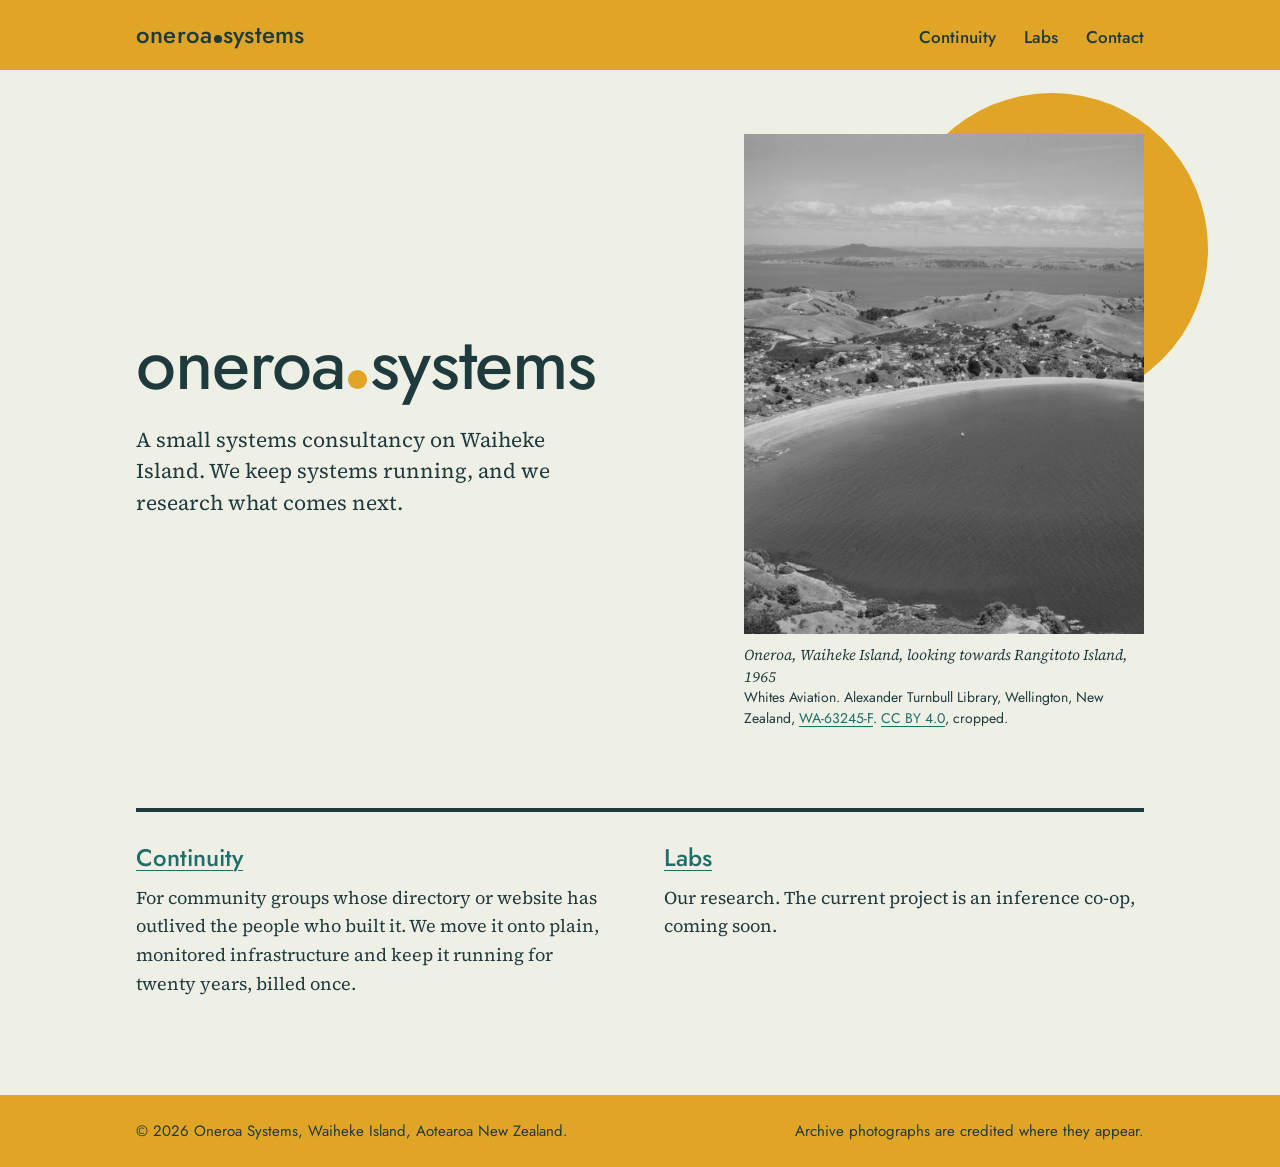
<file: site/index.html>
<!doctype html>
<html lang="en-NZ">
<head>
  <meta charset="utf-8">
  <meta name="viewport" content="width=device-width, initial-scale=1">
  <title>Oneroa Systems</title>
  <meta name="description" content="A small systems consultancy on Waiheke Island. We keep systems running, and we research what comes next.">
  <link rel="icon" href="favicon.svg" type="image/svg+xml">
  <link rel="preload" href="fonts/jost-wght.woff2" as="font" type="font/woff2" crossorigin>
  <link rel="stylesheet" href="css/style.css">
</head>
<body>
  <a class="skip" href="#main">Skip to content</a>
  <header class="site-header band">
    <div class="wrap">
      <a class="wordmark" href="index.html" aria-label="oneroa.systems, home">oneroa<span class="sun" aria-hidden="true"></span>systems</a>
      <nav class="site-nav" aria-label="Main">
        <ul>
          <li><a href="continuity.html">Continuity</a></li>
          <li><a href="labs.html">Labs</a></li>
          <li><a href="contact.html">Contact</a></li>
        </ul>
      </nav>
    </div>
  </header>

  <main id="main" class="wrap">
    <section class="hero">
      <div>
        <h1 aria-label="oneroa.systems">oneroa<span class="sun" aria-hidden="true"></span>systems</h1>
        <p class="lede">A small systems consultancy on Waiheke Island. We keep systems running, and we research what comes next.</p>
      </div>
      <figure class="archive">
        <img src="images/oneroa-1965.jpg" alt="Aerial photograph of the curve of Oneroa Beach and the houses behind it, with Rangitoto Island on the horizon">
        <figcaption>
          <span class="title">Oneroa, Waiheke Island, looking towards Rangitoto Island, 1965</span>
          Whites Aviation. Alexander Turnbull Library, Wellington, New Zealand, <a href="https://natlib.govt.nz/records/23038998">WA-63245-F</a>. <a href="https://creativecommons.org/licenses/by/4.0/">CC BY 4.0</a>, cropped.
        </figcaption>
      </figure>
    </section>

    <section class="offers" aria-label="What we do">
      <div>
        <h2><a href="continuity.html">Continuity</a></h2>
        <p>For community groups whose directory or website has outlived the people who built it. We move it onto plain, monitored infrastructure and keep it running for twenty years, billed once.</p>
      </div>
      <div>
        <h2><a href="labs.html">Labs</a></h2>
        <p>Our research. The current project is an inference co-op, coming soon.</p>
      </div>
    </section>
  </main>

  <footer class="site-footer band">
    <div class="wrap">
      <p>&copy; 2026 Oneroa Systems, Waiheke Island, Aotearoa New Zealand.</p>
      <p>Archive photographs are credited where they appear.</p>
    </div>
  </footer>
</body>
</html>
</file>
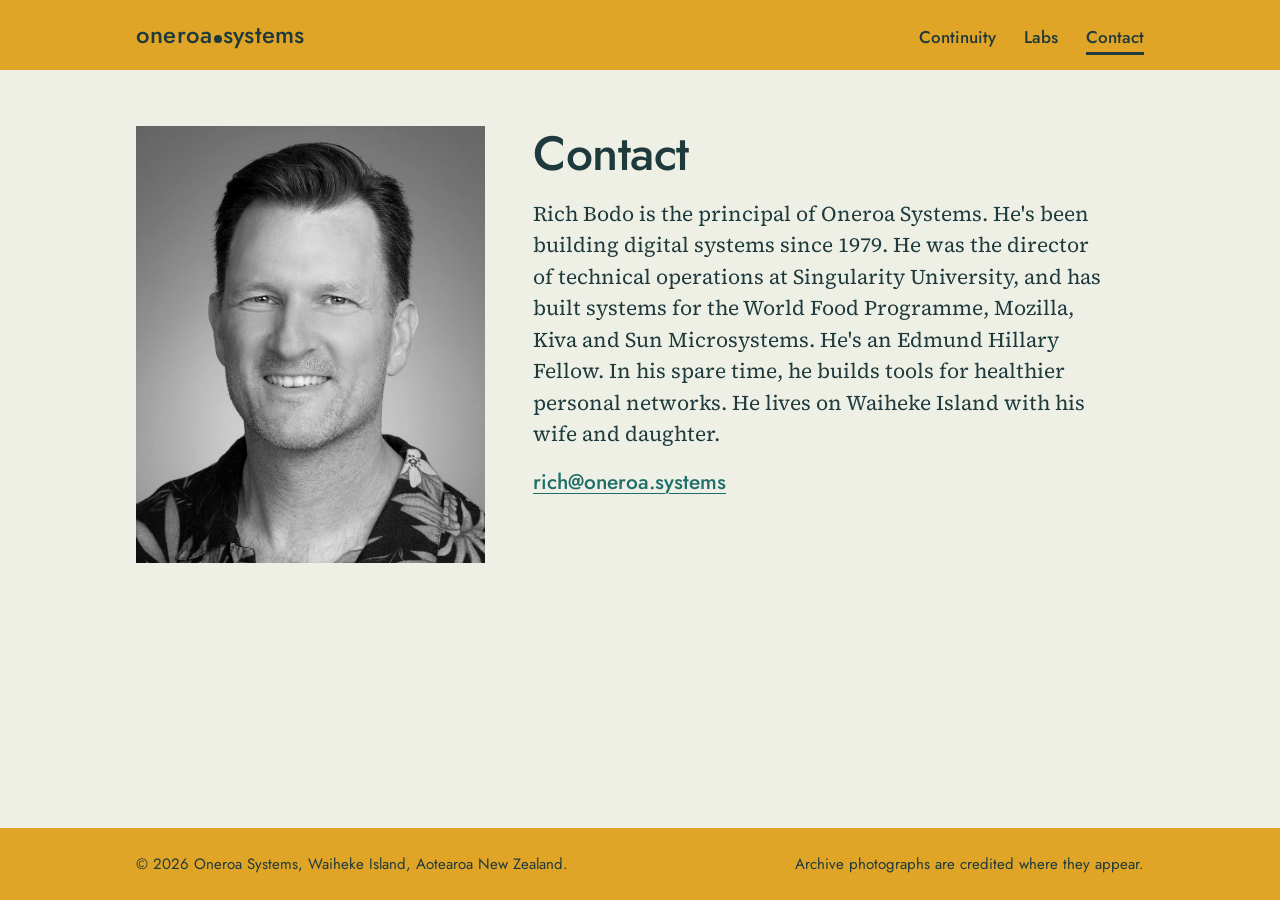
<file: site/contact.html>
<!doctype html>
<html lang="en-NZ">
<head>
  <meta charset="utf-8">
  <meta name="viewport" content="width=device-width, initial-scale=1">
  <title>Contact | Oneroa Systems</title>
  <meta name="description" content="Get in touch with Rich Bodo, principal of Oneroa Systems.">
  <link rel="icon" href="favicon.svg" type="image/svg+xml">
  <link rel="preload" href="fonts/jost-wght.woff2" as="font" type="font/woff2" crossorigin>
  <link rel="stylesheet" href="css/style.css">
</head>
<body>
  <a class="skip" href="#main">Skip to content</a>
  <header class="site-header band">
    <div class="wrap">
      <a class="wordmark" href="index.html" aria-label="oneroa.systems, home">oneroa<span class="sun" aria-hidden="true"></span>systems</a>
      <nav class="site-nav" aria-label="Main">
        <ul>
          <li><a href="continuity.html">Continuity</a></li>
          <li><a href="labs.html">Labs</a></li>
          <li><a href="contact.html" aria-current="page">Contact</a></li>
        </ul>
      </nav>
    </div>
  </header>

  <main id="main" class="wrap contact-card">
    <figure class="archive">
      <img src="images/rich-bodo.jpg" alt="Rich Bodo">
    </figure>

    <div class="prose">
      <h1>Contact</h1>
      <p class="lede">Rich Bodo is the principal of Oneroa Systems. He's been building digital systems since 1979. He was the director of technical operations at Singularity University, and has built systems for the World Food Programme, Mozilla, Kiva and Sun Microsystems. He's an Edmund Hillary Fellow. In his spare time, he builds tools for healthier personal networks. He lives on Waiheke Island with his wife and daughter.</p>
      <p class="email"><a href="mailto:rich@oneroa.systems">rich@oneroa.systems</a></p>
    </div>
  </main>

  <footer class="site-footer band">
    <div class="wrap">
      <p>&copy; 2026 Oneroa Systems, Waiheke Island, Aotearoa New Zealand.</p>
      <p>Archive photographs are credited where they appear.</p>
    </div>
  </footer>
</body>
</html>
</file>
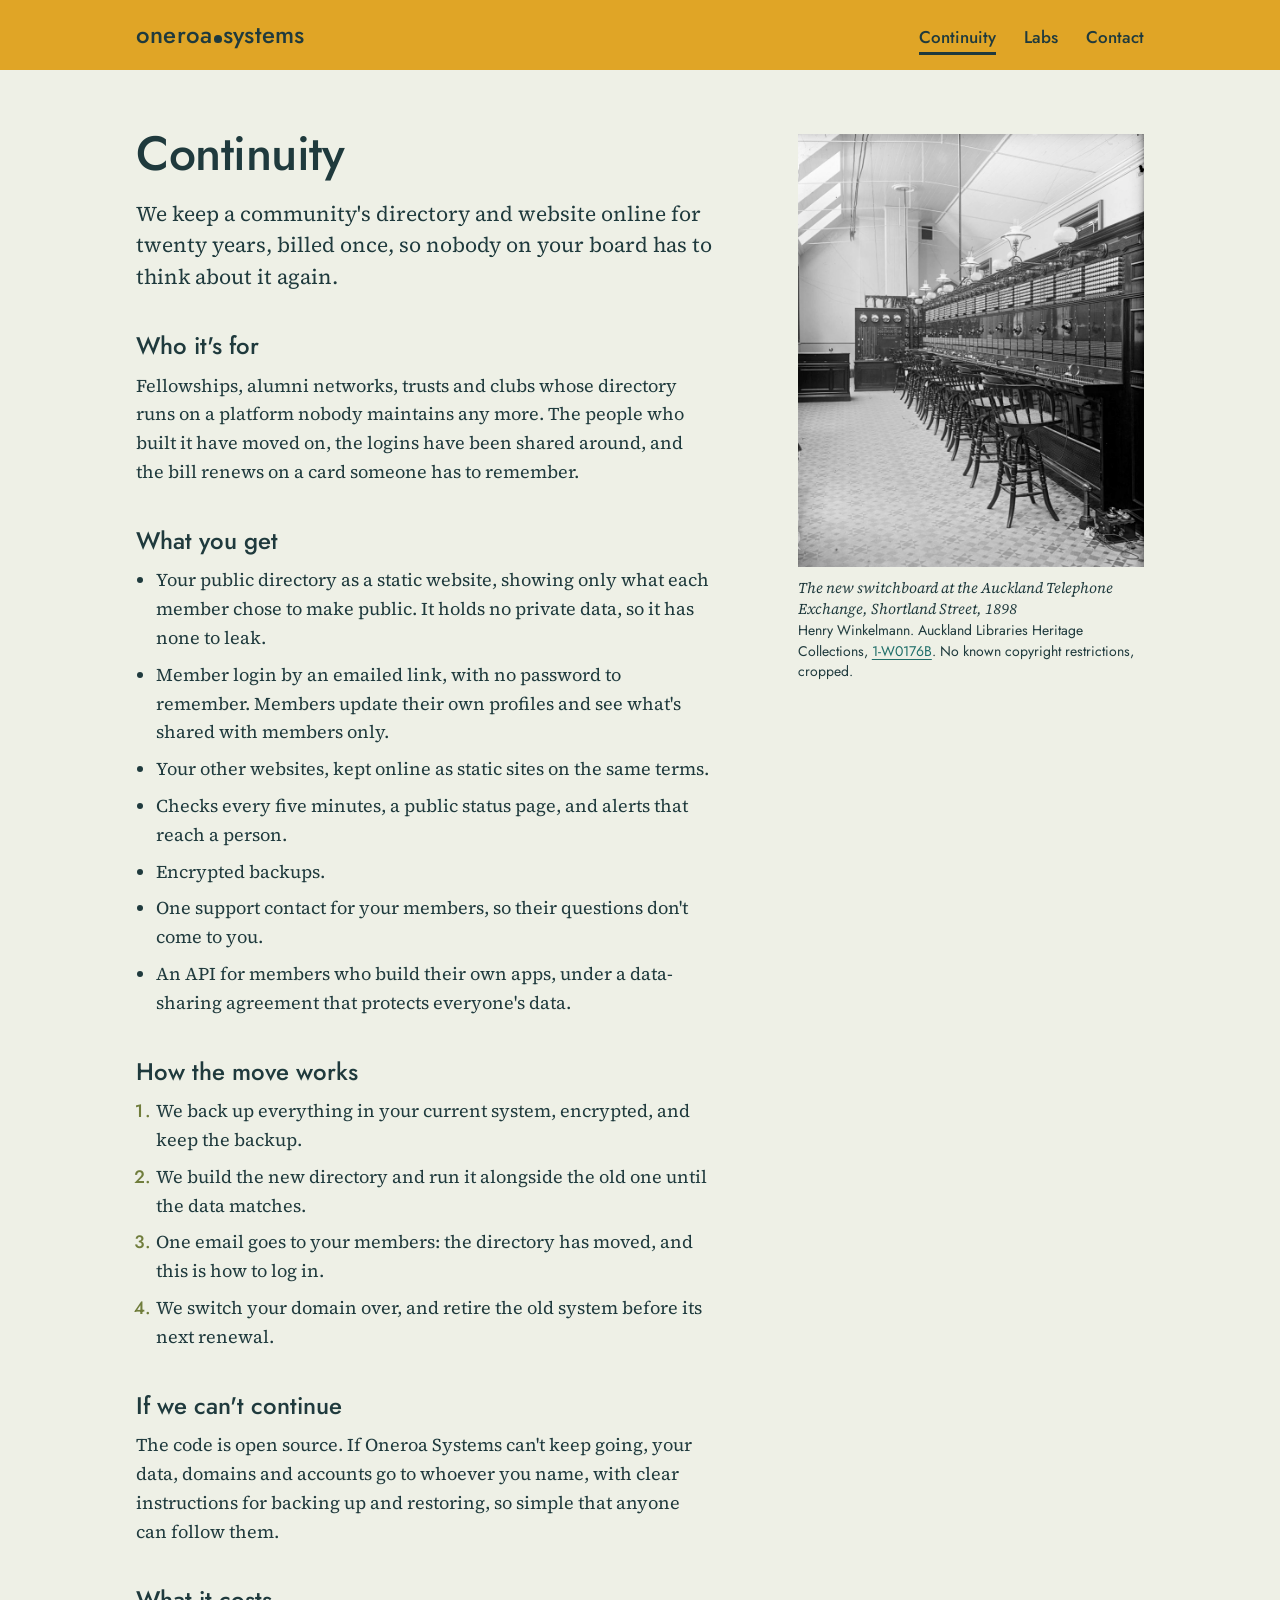
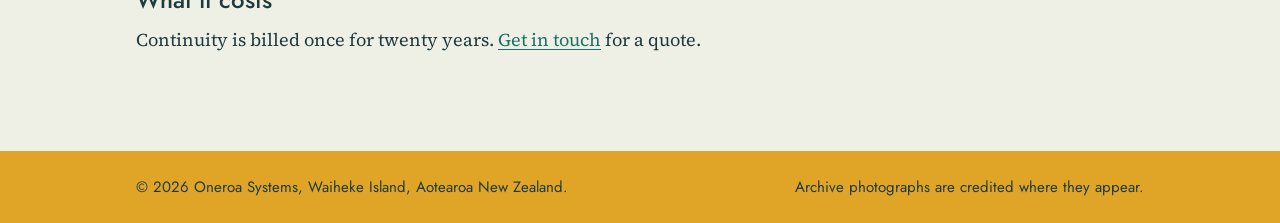
<file: site/continuity.html>
<!doctype html>
<html lang="en-NZ">
<head>
  <meta charset="utf-8">
  <meta name="viewport" content="width=device-width, initial-scale=1">
  <title>Continuity | Oneroa Systems</title>
  <meta name="description" content="We keep a community's directory and website online for twenty years, billed once.">
  <link rel="icon" href="favicon.svg" type="image/svg+xml">
  <link rel="preload" href="fonts/jost-wght.woff2" as="font" type="font/woff2" crossorigin>
  <link rel="stylesheet" href="css/style.css">
</head>
<body>
  <a class="skip" href="#main">Skip to content</a>
  <header class="site-header band">
    <div class="wrap">
      <a class="wordmark" href="index.html" aria-label="oneroa.systems, home">oneroa<span class="sun" aria-hidden="true"></span>systems</a>
      <nav class="site-nav" aria-label="Main">
        <ul>
          <li><a href="continuity.html" aria-current="page">Continuity</a></li>
          <li><a href="labs.html">Labs</a></li>
          <li><a href="contact.html">Contact</a></li>
        </ul>
      </nav>
    </div>
  </header>

  <main id="main" class="wrap page">
    <div class="prose">
      <h1>Continuity</h1>
      <p class="lede">We keep a community's directory and website online for twenty years, billed once, so nobody on your board has to think about it again.</p>

      <h2>Who it's for</h2>
      <p>Fellowships, alumni networks, trusts and clubs whose directory runs on a platform nobody maintains any more. The people who built it have moved on, the logins have been shared around, and the bill renews on a card someone has to remember.</p>

      <h2>What you get</h2>
      <ul class="plain">
        <li>Your public directory as a static website, showing only what each member chose to make public. It holds no private data, so it has none to leak.</li>
        <li>Member login by an emailed link, with no password to remember. Members update their own profiles and see what's shared with members only.</li>
        <li>Your other websites, kept online as static sites on the same terms.</li>
        <li>Checks every five minutes, a public status page, and alerts that reach a person.</li>
        <li>Encrypted backups.</li>
        <li>One support contact for your members, so their questions don't come to you.</li>
        <li>An API for members who build their own apps, under a data-sharing agreement that protects everyone's data.</li>
      </ul>

      <h2>How the move works</h2>
      <ol class="steps">
        <li>We back up everything in your current system, encrypted, and keep the backup.</li>
        <li>We build the new directory and run it alongside the old one until the data matches.</li>
        <li>One email goes to your members: the directory has moved, and this is how to log in.</li>
        <li>We switch your domain over, and retire the old system before its next renewal.</li>
      </ol>

      <h2>If we can't continue</h2>
      <p>The code is open source. If Oneroa Systems can't keep going, your data, domains and accounts go to whoever you name, with clear instructions for backing up and restoring, so simple that anyone can follow them.</p>

      <h2>What it costs</h2>
      <p>Continuity is billed once for twenty years. <a href="contact.html">Get in touch</a> for a quote.</p>
    </div>

    <figure class="archive">
      <img src="images/auckland-telephone-exchange-1898.jpg" alt="A long switchboard with a row of empty operators' chairs in front of it and gas lamps above, in a room with a tiled floor">
      <figcaption>
        <span class="title">The new switchboard at the Auckland Telephone Exchange, Shortland Street, 1898</span>
        Henry Winkelmann. Auckland Libraries Heritage Collections, <a href="https://kura.aucklandlibraries.govt.nz/digital/collection/photos/id/118080">1-W0176B</a>. No known copyright restrictions, cropped.
      </figcaption>
    </figure>
  </main>

  <footer class="site-footer band">
    <div class="wrap">
      <p>&copy; 2026 Oneroa Systems, Waiheke Island, Aotearoa New Zealand.</p>
      <p>Archive photographs are credited where they appear.</p>
    </div>
  </footer>
</body>
</html>
</file>
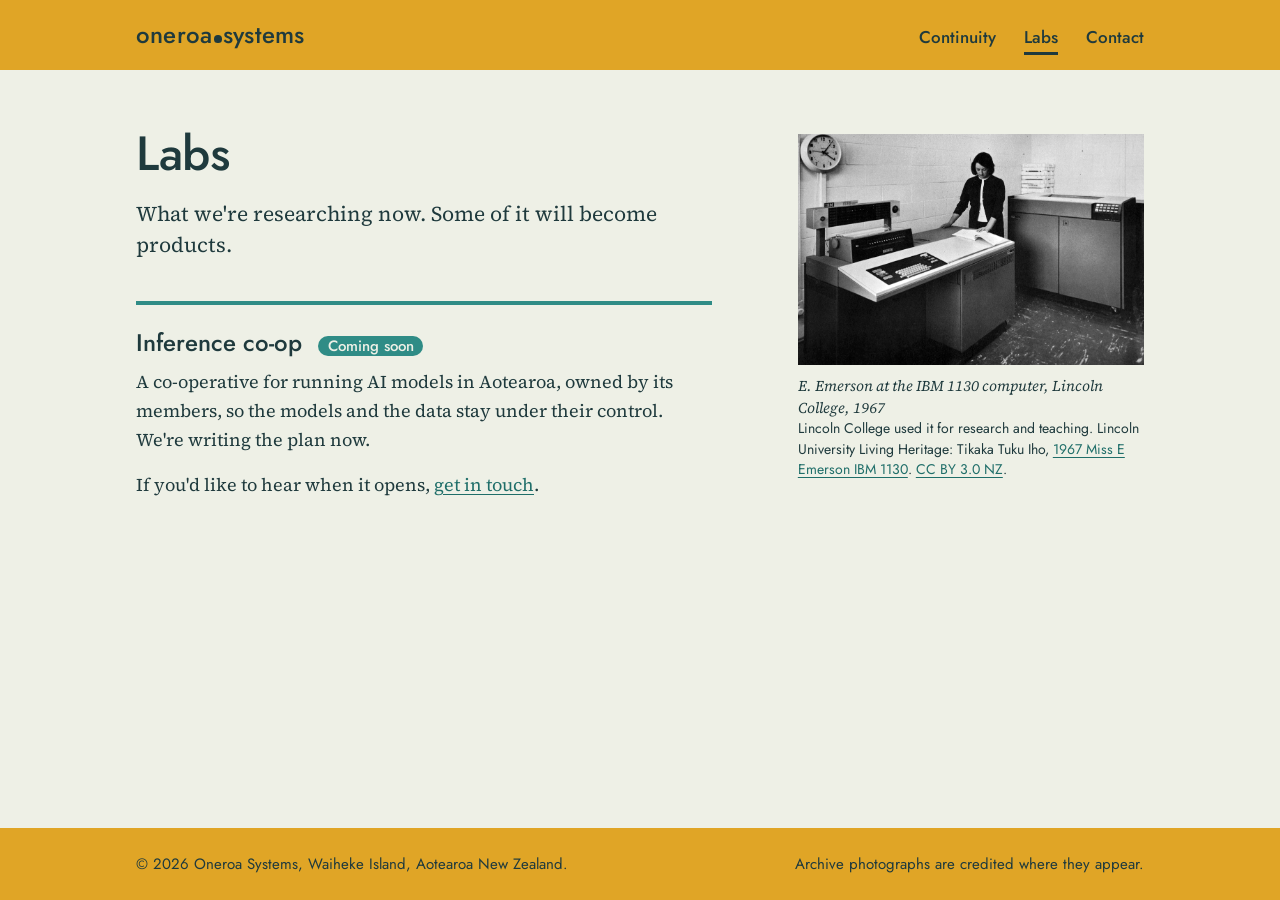
<file: site/labs.html>
<!doctype html>
<html lang="en-NZ">
<head>
  <meta charset="utf-8">
  <meta name="viewport" content="width=device-width, initial-scale=1">
  <title>Labs | Oneroa Systems</title>
  <meta name="description" content="Oneroa Systems' research. The current project is an inference co-op, coming soon.">
  <link rel="icon" href="favicon.svg" type="image/svg+xml">
  <link rel="preload" href="fonts/jost-wght.woff2" as="font" type="font/woff2" crossorigin>
  <link rel="stylesheet" href="css/style.css">
</head>
<body>
  <a class="skip" href="#main">Skip to content</a>
  <header class="site-header band">
    <div class="wrap">
      <a class="wordmark" href="index.html" aria-label="oneroa.systems, home">oneroa<span class="sun" aria-hidden="true"></span>systems</a>
      <nav class="site-nav" aria-label="Main">
        <ul>
          <li><a href="continuity.html">Continuity</a></li>
          <li><a href="labs.html" aria-current="page">Labs</a></li>
          <li><a href="contact.html">Contact</a></li>
        </ul>
      </nav>
    </div>
  </header>

  <main id="main" class="wrap page">
    <div class="prose">
      <h1>Labs</h1>
      <p class="lede">What we're researching now. Some of it will become products.</p>

      <section class="project">
        <h2>Inference co-op <span class="status">Coming soon</span></h2>
        <p>A co-operative for running AI models in Aotearoa, owned by its members, so the models and the data stay under their control. We're writing the plan now.</p>
        <p>If you'd like to hear when it opens, <a href="contact.html">get in touch</a>.</p>
      </section>
    </div>

    <figure class="archive wide">
      <img src="images/lincoln-ibm-1130-1967.jpg" alt="A woman stands at the console of an IBM 1130 computer, reading a printout, with the line printer behind her and a clock on the wall">
      <figcaption>
        <span class="title">E. Emerson at the IBM 1130 computer, Lincoln College, 1967</span>
        Lincoln College used it for research and teaching. Lincoln University Living Heritage: Tikaka Tuku Iho, <a href="https://livingheritage.lincoln.ac.nz/nodes/view/14965">1967 Miss E Emerson IBM 1130</a>. <a href="https://creativecommons.org/licenses/by/3.0/nz/">CC BY 3.0 NZ</a>.
      </figcaption>
    </figure>
  </main>

  <footer class="site-footer band">
    <div class="wrap">
      <p>&copy; 2026 Oneroa Systems, Waiheke Island, Aotearoa New Zealand.</p>
      <p>Archive photographs are credited where they appear.</p>
    </div>
  </footer>
</body>
</html>
</file>
<file: site/css/style.css>
/* Oneroa Systems. Mid-century NZ: Crown Lynn and 1950s travel-poster colours, archive photos in black and white. */

@font-face {
  font-family: "Jost";
  src: url("../fonts/jost-wght.woff2") format("woff2");
  font-weight: 300 700;
  font-display: swap;
}
@font-face {
  font-family: "Source Serif 4";
  src: url("../fonts/source-serif-4-wght.woff2") format("woff2");
  font-weight: 300 700;
  font-display: swap;
}
@font-face {
  font-family: "Source Serif 4";
  src: url("../fonts/source-serif-4-wght-italic.woff2") format("woff2");
  font-weight: 300 700;
  font-style: italic;
  font-display: swap;
}

:root {
  --kowhai: #e0a526;
  --harbour: #1f3a3d;
  --lichen: #eef0e6;
  --turquoise: #2f8c86;
  --turquoise-deep: #1f6e69;
  --pohutukawa: #b23a2e;
  --manuka: #707d3c;
  --photo-grey: #8d938e;

  --sans: "Jost", "Futura", "Century Gothic", "Avenir Next", sans-serif;
  --serif: "Source Serif 4", "Iowan Old Style", "Georgia", serif;

  --page: 68rem;
  --measure: 36rem;
  --gutter: clamp(1rem, 4vw, 2.5rem);
}

*, *::before, *::after { box-sizing: border-box; }

html { background: var(--lichen); color: var(--harbour); }

body {
  margin: 0;
  font-family: var(--serif);
  font-size: 1.125rem;
  line-height: 1.6;
  font-optical-sizing: auto;
  min-height: 100vh;
  display: flex;
  flex-direction: column;
  overflow-x: clip;
}

main { flex: 1; }

a { color: var(--turquoise-deep); text-decoration-thickness: 1px; text-underline-offset: 0.18em; }
a:hover { color: var(--harbour); text-decoration-thickness: 2px; }
:focus-visible { outline: 3px solid var(--pohutukawa); outline-offset: 3px; }

h1, h2, h3 {
  font-family: var(--sans);
  font-weight: 500;
  line-height: 1.15;
  margin: 0;
}
h1 { font-size: clamp(2.25rem, 5vw, 3rem); letter-spacing: -0.01em; }
h2 { font-size: 1.5rem; margin-top: 2.5rem; margin-bottom: 0.75rem; }
h3 { font-size: 1.3125rem; margin-bottom: 0.5rem; }
p { margin: 0 0 1rem; }

.wrap { width: 100%; max-width: var(--page); margin: 0 auto; padding: 0 var(--gutter); }
.prose { max-width: var(--measure); }
.lede { font-size: 1.3125rem; line-height: 1.5; margin-top: 1rem; }

.skip { position: absolute; left: -999px; }
.skip:focus { left: 1rem; top: 1rem; background: var(--lichen); padding: 0.5rem 1rem; z-index: 2; }

/* The kōwhai bands, after Mountain View Smart Contracts' amber bar. */
.band { background: var(--kowhai); color: var(--harbour); font-family: var(--sans); }
.band a { color: var(--harbour); }

.site-header .wrap {
  display: flex;
  flex-wrap: wrap;
  align-items: baseline;
  justify-content: space-between;
  gap: 0.5rem 2rem;
  padding-top: 1rem;
  padding-bottom: 1rem;
}

.wordmark {
  font-family: var(--sans);
  font-weight: 500;
  font-size: 1.5rem;
  letter-spacing: 0.01em;
  text-decoration: none;
  white-space: nowrap;
}
/* The dot in the name is a small sun. */
.wordmark .sun {
  display: inline-block;
  width: 0.32em;
  height: 0.32em;
  margin: 0 0.06em;
  border-radius: 50%;
  background: currentColor;
  vertical-align: 0.02em;
}

.site-nav ul { list-style: none; margin: 0; padding: 0; display: flex; flex-wrap: wrap; gap: 0.25rem 1.75rem; }
.site-nav a { font-size: 1.0625rem; font-weight: 500; text-decoration: none; padding-bottom: 0.2rem; border-bottom: 3px solid transparent; }
.site-nav a:hover { border-bottom-color: var(--harbour); }
.site-nav a[aria-current="page"] { border-bottom-color: var(--harbour); }

.site-footer { margin-top: 5rem; font-size: 0.9375rem; }
.site-footer .wrap { padding-top: 1.5rem; padding-bottom: 1.5rem; display: flex; flex-wrap: wrap; justify-content: space-between; gap: 0.5rem 2rem; }
.site-footer p { margin: 0; }

/* Archive photographs: always black and white, always credited. */
.archive { margin: 0; }
.archive img, .archive .placeholder {
  display: block;
  width: 100%;
  aspect-ratio: 4 / 5;
  object-fit: cover;
  filter: grayscale(1) contrast(1.05);
  background: var(--photo-grey);
}
.archive.wide img, .archive.wide .placeholder { aspect-ratio: 3 / 2; }
.archive .placeholder {
  display: grid;
  place-items: center;
  padding: 1.5rem;
  color: var(--lichen);
  font-family: var(--sans);
  font-size: 1rem;
  text-align: center;
}
.archive figcaption { font-family: var(--sans); font-size: 0.875rem; line-height: 1.45; margin-top: 0.6rem; max-width: 30rem; }
.archive figcaption .title { font-family: var(--serif); font-style: italic; font-size: 0.9375rem; display: block; }

/* Home: the one loud moment. A kōwhai sun rises behind the archive photo, as on a 1950s travel poster. */
.hero { display: grid; grid-template-columns: 7fr 5fr; gap: 3rem; align-items: center; padding-top: 4rem; }
.hero h1 { font-size: clamp(3rem, 8vw, 4.5rem); font-weight: 450; letter-spacing: -0.02em; line-height: 1; }
.hero h1 .sun { display: inline-block; width: 0.26em; height: 0.26em; border-radius: 50%; background: var(--kowhai); margin: 0 0.04em; }
.hero .lede { max-width: 30rem; margin-top: 1.5rem; }
.hero .archive { position: relative; isolation: isolate; }
.hero .archive::before {
  content: "";
  position: absolute;
  z-index: -1;
  width: 78%;
  aspect-ratio: 1;
  border-radius: 50%;
  background: var(--kowhai);
  top: -7%;
  right: -16%;
}

.offers { display: grid; grid-template-columns: 1fr 1fr; gap: 3rem; margin-top: 5rem; padding-top: 2rem; border-top: 4px solid var(--harbour); }
.offers h2 { margin-top: 0; }
.offers p { max-width: 30rem; }

/* Inner pages: text on the left, one archive photo on the right. */
.page { display: grid; grid-template-columns: minmax(0, 7fr) minmax(0, 4fr); gap: 3.5rem; padding-top: 3.5rem; align-content: start; }
.page .archive { position: sticky; top: 2rem; align-self: start; margin-top: 0.5rem; }

ul.plain, ol.steps { padding-left: 1.25rem; margin: 0 0 1rem; }
ul.plain li, ol.steps li { margin-bottom: 0.5rem; }
ol.steps li::marker { font-family: var(--sans); font-weight: 500; color: var(--manuka); }

.project { margin-top: 2.5rem; padding-top: 1.5rem; border-top: 4px solid var(--turquoise); }
.project h2 { margin-top: 0; display: flex; flex-wrap: wrap; align-items: baseline; gap: 0.5rem 1rem; }
.status { font-family: var(--sans); font-size: 0.9375rem; font-weight: 500; background: var(--turquoise); color: var(--lichen); padding: 0.1rem 0.6rem; border-radius: 1rem; }

.contact-card { display: grid; grid-template-columns: minmax(0, 4fr) minmax(0, 7fr); gap: 3rem; align-items: start; align-content: start; padding-top: 3.5rem; }
.contact-card .email { font-family: var(--sans); font-size: 1.3125rem; font-weight: 500; }

@media (max-width: 52rem) {
  .hero, .offers, .page, .contact-card { grid-template-columns: 1fr; gap: 2.5rem; }
  .hero { padding-top: 2.5rem; }
  .hero .archive { max-width: 22rem; margin: 1rem 2.5rem 0 0; }
  .page .archive { position: static; max-width: 22rem; }
  .contact-card .archive { max-width: 16rem; }
  .offers { margin-top: 3.5rem; }
}
</file>
